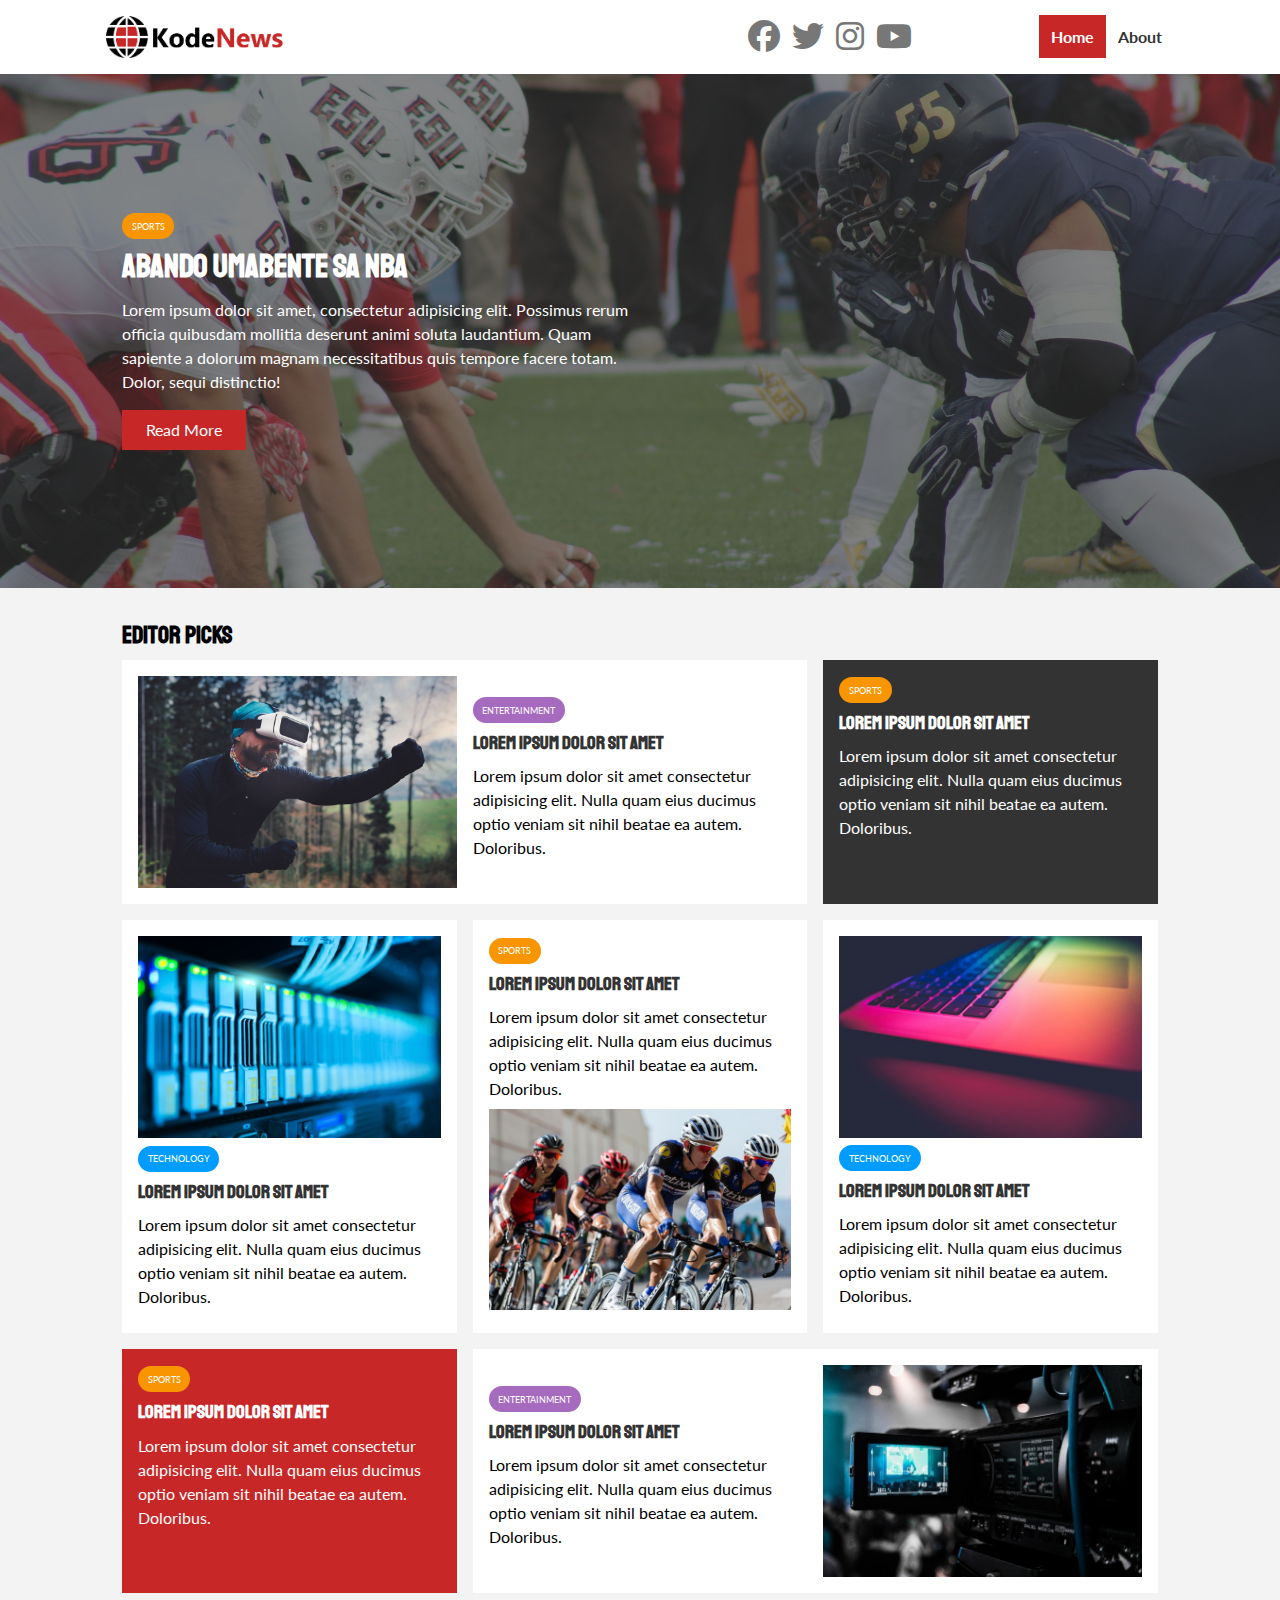
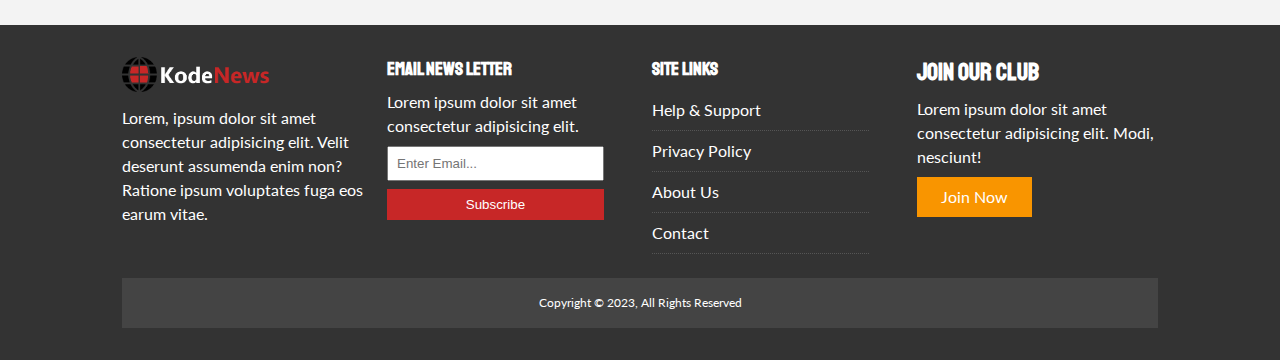
<file: index.html>
<!DOCTYPE html>
<html lang="en">
  <head>
    <meta charset="UTF-8" />
    <meta name="viewport" content="width=device-width, initial-scale=1.0" />
    <link
      rel="stylesheet"
      href="https://cdnjs.cloudflare.com/ajax/libs/font-awesome/6.4.2/css/all.min.css"
    />
    <link rel="preconnect" href="https://fonts.googleapis.com" />
    <link rel="preconnect" href="https://fonts.gstatic.com" crossorigin />
    <link
      href="https://fonts.googleapis.com/css?family=Lato|Staatliches"
      rel="stylesheet"
    />
    <link rel="stylesheet" href="./css/style.css" />
    <link
      rel="stylesheet"
      media="screen and (max-width: 768px)"
      href="./css/mobile.css"
    />
    <link rel="shortcut icon" href="favicon.ico" type="image/x-icon" />
    <title>NewsGrid | Latest News</title>
  </head>
  <body>
    <!-- Navigation -->
    <nav id="main-nav">
      <div class="container">
        <img src="./img/logo.png" alt="KodeNews Logo" class="logo" />
        <div class="social">
          <a href="http://facebook.com" target="_blank"
            ><i class="fab fa-facebook fa-2x"></i
          ></a>
          <a href="http://twitter.com" target="_blank"
            ><i class="fab fa-twitter fa-2x"></i
          ></a>
          <a href="http://instagram.com" target="_blank"
            ><i class="fab fa-instagram fa-2x"></i
          ></a>
          <a href="http://youtube.com" target="_blank"
            ><i class="fab fa-youtube fa-2x"></i
          ></a>
        </div>
        <ul>
          <li><a href="./index.html" class="current">Home</a></li>
          <li><a href="./about.html">About</a></li>
        </ul>
      </div>
    </nav>

    <!-- Showcase -->
    <header id="showcase">
      <div class="container">
        <div class="showcase-container">
          <div class="showcase-content">
            <div class="category category-sports">Sports</div>
            <h1>Abando umabente sa NBA</h1>
            <p>
              Lorem ipsum dolor sit amet, consectetur adipisicing elit. Possimus
              rerum officia quibusdam mollitia deserunt animi soluta laudantium.
              Quam sapiente a dolorum magnam necessitatibus quis tempore facere
              totam. Dolor, sequi distinctio!
            </p>
            <a href="./article.html" class="btn btn-primary">Read More</a>
          </div>
        </div>
      </div>
    </header>

    <!-- Home Articles -->
    <section id="home-articles" class="py-2">
      <div class="container">
        <h2>Editor Picks</h2>
        <div class="articles-container">
          <!-- Article1 -->
          <article class="card">
            <!-- grid container -->
            <img src="./img/articles/ent1.jpg" alt="Ent1" />
            <div>
              <div class="category category-ent">Entertainment</div>
              <h3><a href="article.html">Lorem ipsum dolor sit amet</a></h3>
              <p>
                Lorem ipsum dolor sit amet consectetur adipisicing elit. Nulla
                quam eius ducimus optio veniam sit nihil beatae ea autem.
                Doloribus.
              </p>
            </div>
          </article>

          <!-- Article2 -->
          <article class="card bg-dark">
            <div class="category category-sports">Sports</div>
            <h3><a href="article.html">Lorem ipsum dolor sit amet</a></h3>
            <p>
              Lorem ipsum dolor sit amet consectetur adipisicing elit. Nulla
              quam eius ducimus optio veniam sit nihil beatae ea autem.
              Doloribus.
            </p>
          </article>

          <!-- Article3 -->
          <article class="card">
            <img src="./img/articles/tech1.jpg" alt="Tech1" />
            <div class="category category-tech">Technology</div>
            <h3><a href="article.html">Lorem ipsum dolor sit amet</a></h3>
            <p>
              Lorem ipsum dolor sit amet consectetur adipisicing elit. Nulla
              quam eius ducimus optio veniam sit nihil beatae ea autem.
              Doloribus.
            </p>
          </article>

          <!-- Article4 -->
          <article class="card">
            <div class="category category-sports">Sports</div>
            <h3><a href="article.html">Lorem ipsum dolor sit amet</a></h3>
            <p>
              Lorem ipsum dolor sit amet consectetur adipisicing elit. Nulla
              quam eius ducimus optio veniam sit nihil beatae ea autem.
              Doloribus.
            </p>
            <img src="./img/articles/sports1.jpg" alt="Sports1" />
          </article>

          <!-- Article5 -->
          <article class="card">
            <img src="./img/articles/tech2.jpg" alt="Tech2" />
            <div class="category category-tech">Technology</div>
            <h3><a href="article.html">Lorem ipsum dolor sit amet</a></h3>
            <p>
              Lorem ipsum dolor sit amet consectetur adipisicing elit. Nulla
              quam eius ducimus optio veniam sit nihil beatae ea autem.
              Doloribus.
            </p>
          </article>

          <!-- Article6 -->
          <article class="card bg-primary">
            <div class="category category-sports">Sports</div>
            <h3><a href="article.html">Lorem ipsum dolor sit amet</a></h3>
            <p>
              Lorem ipsum dolor sit amet consectetur adipisicing elit. Nulla
              quam eius ducimus optio veniam sit nihil beatae ea autem.
              Doloribus.
            </p>
          </article>

          <!-- Article7 -->
          <article class="card">
            <!-- grid container -->
            <div>
              <div class="category category-ent">Entertainment</div>
              <h3><a href="article.html">Lorem ipsum dolor sit amet</a></h3>
              <p>
                Lorem ipsum dolor sit amet consectetur adipisicing elit. Nulla
                quam eius ducimus optio veniam sit nihil beatae ea autem.
                Doloribus.
              </p>
            </div>
            <img src="./img/articles/ent2.jpg" alt="Ent2" />
          </article>
        </div>
      </div>
    </section>

    <!-- Footer -->
    <footer id="main-footer" class="py-2">
      <div class="container footer-container">
        <!-- 1st column -->
        <div>
          <img src="./img/logo_light.png" alt="News Grid" />
          <p>
            Lorem, ipsum dolor sit amet consectetur adipisicing elit. Velit
            deserunt assumenda enim non? Ratione ipsum voluptates fuga eos earum
            vitae.
          </p>
        </div>

        <!-- 2nd column -->
        <div>
          <h3>Email News Letter</h3>
          <p>Lorem ipsum dolor sit amet consectetur adipisicing elit.</p>
          <form action="process.php">
            <input
              type="email"
              name="email"
              id="email"
              placeholder="Enter Email..."
            />
            <input type="submit" value="Subscribe" class="btn btn-primary" />
          </form>
        </div>

        <!-- 3rd column -->
        <div>
          <h3>Site Links</h3>
          <ul class="list">
            <li><a href="#">Help & Support</a></li>
            <li><a href="#">Privacy Policy</a></li>
            <li><a href="#">About Us</a></li>
            <li><a href="#">Contact</a></li>
          </ul>
        </div>

        <!-- 4th column -->
        <div>
          <h2>Join Our Club</h2>
          <p>
            Lorem ipsum dolor sit amet consectetur adipisicing elit. Modi,
            nesciunt!
          </p>
          <a href="#" class="btn btn-secondary">Join Now</a>
        </div>

        <!-- Copyright -->
        <div>
          <p>Copyright &copy; 2023, All Rights Reserved</p>
        </div>
      </div>
    </footer>
  </body>
</html>
</file>
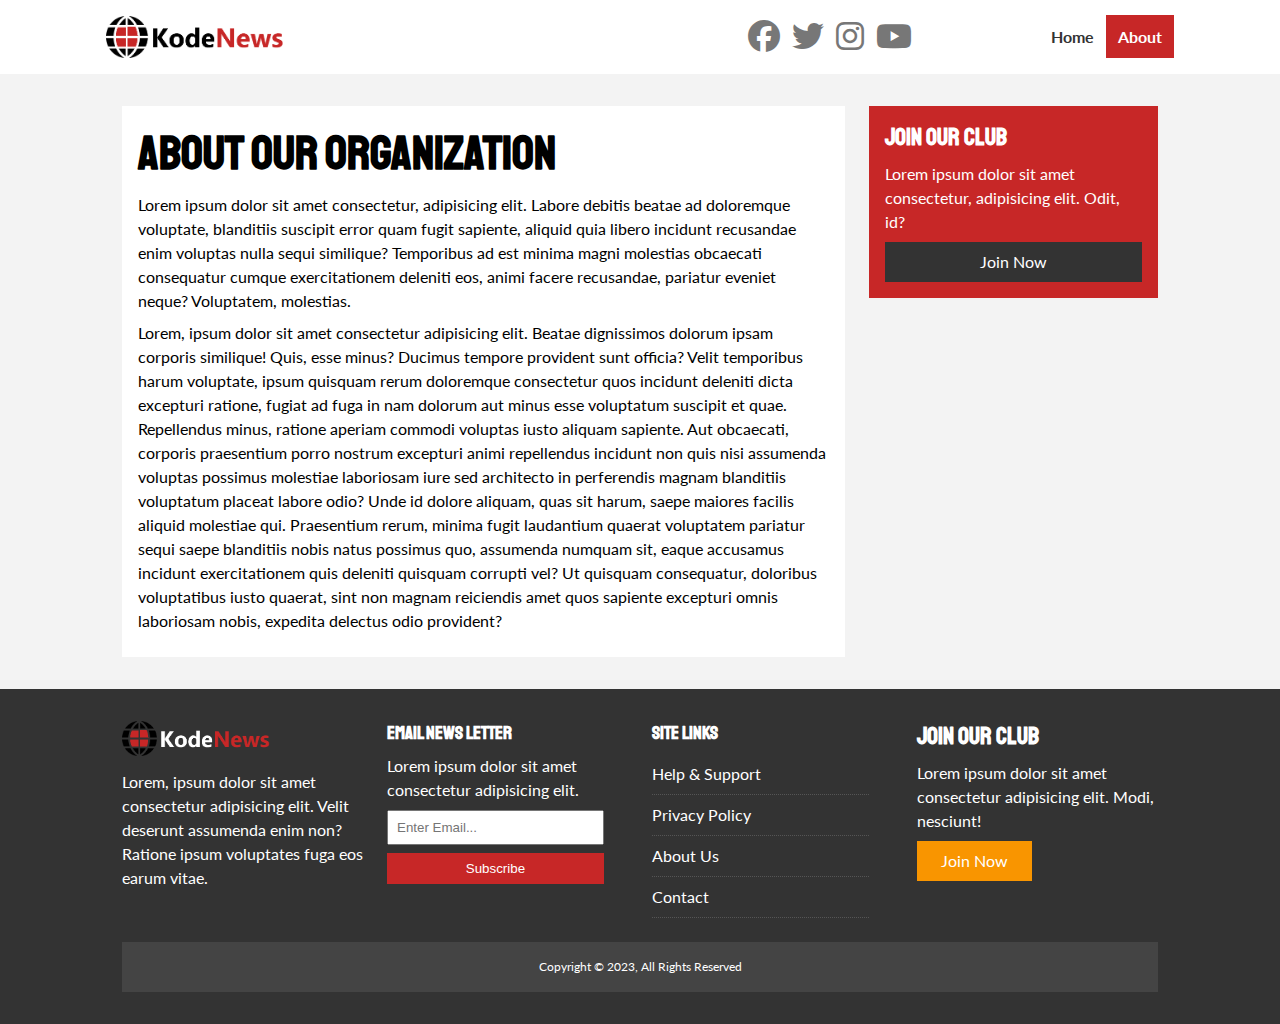
<file: about.html>
<!DOCTYPE html>
<html lang="en">
  <head>
    <meta charset="UTF-8" />
    <meta name="viewport" content="width=device-width, initial-scale=1.0" />
    <link
      rel="stylesheet"
      href="https://cdnjs.cloudflare.com/ajax/libs/font-awesome/6.4.2/css/all.min.css"
    />
    <link rel="preconnect" href="https://fonts.googleapis.com" />
    <link rel="preconnect" href="https://fonts.gstatic.com" crossorigin />
    <link
      href="https://fonts.googleapis.com/css?family=Lato|Staatliches"
      rel="stylesheet"
    />
    <link rel="stylesheet" href="./css/style.css" />
    <link
      rel="stylesheet"
      media="screen and (max-width: 768px)"
      href="./css/mobile.css"
    />
    <link rel="shortcut icon" href="favicon.ico" type="image/x-icon" />
    <title>NewsGrid | Latest News</title>
  </head>
  <body>
    <!-- Navigation -->
    <nav id="main-nav">
      <div class="container">
        <img src="./img/logo.png" alt="KodeNews Logo" class="logo" />
        <div class="social">
          <a href="http://facebook.com" target="_blank"
            ><i class="fab fa-facebook fa-2x"></i
          ></a>
          <a href="http://twitter.com" target="_blank"
            ><i class="fab fa-twitter fa-2x"></i
          ></a>
          <a href="http://instagram.com" target="_blank"
            ><i class="fab fa-instagram fa-2x"></i
          ></a>
          <a href="http://youtube.com" target="_blank"
            ><i class="fab fa-youtube fa-2x"></i
          ></a>
        </div>
        <ul>
          <li><a href="./index.html">Home</a></li>
          <li><a href="./about.html" class="current">About</a></li>
        </ul>
      </div>
    </nav>

    <!-- About -->
    <section id="about">
      <div class="container">
        <div class="page-container">
          <article class="card">
            <h1 class="l-heading">About Our Organization</h1>
            <p>
              Lorem ipsum dolor sit amet consectetur, adipisicing elit. Labore
              debitis beatae ad doloremque voluptate, blanditiis suscipit error
              quam fugit sapiente, aliquid quia libero incidunt recusandae enim
              voluptas nulla sequi similique? Temporibus ad est minima magni
              molestias obcaecati consequatur cumque exercitationem deleniti
              eos, animi facere recusandae, pariatur eveniet neque? Voluptatem,
              molestias.
            </p>
            <p>
              Lorem, ipsum dolor sit amet consectetur adipisicing elit. Beatae
              dignissimos dolorum ipsam corporis similique! Quis, esse minus?
              Ducimus tempore provident sunt officia? Velit temporibus harum
              voluptate, ipsum quisquam rerum doloremque consectetur quos
              incidunt deleniti dicta excepturi ratione, fugiat ad fuga in nam
              dolorum aut minus esse voluptatum suscipit et quae. Repellendus
              minus, ratione aperiam commodi voluptas iusto aliquam sapiente.
              Aut obcaecati, corporis praesentium porro nostrum excepturi animi
              repellendus incidunt non quis nisi assumenda voluptas possimus
              molestiae laboriosam iure sed architecto in perferendis magnam
              blanditiis voluptatum placeat labore odio? Unde id dolore aliquam,
              quas sit harum, saepe maiores facilis aliquid molestiae qui.
              Praesentium rerum, minima fugit laudantium quaerat voluptatem
              pariatur sequi saepe blanditiis nobis natus possimus quo,
              assumenda numquam sit, eaque accusamus incidunt exercitationem
              quis deleniti quisquam corrupti vel? Ut quisquam consequatur,
              doloribus voluptatibus iusto quaerat, sint non magnam reiciendis
              amet quos sapiente excepturi omnis laboriosam nobis, expedita
              delectus odio provident?
            </p>
          </article>
          <aside class="card bg-primary">
            <h2>Join Our Club</h2>
            <p>
              Lorem ipsum dolor sit amet consectetur, adipisicing elit. Odit,
              id?
            </p>
            <a href="#" class="btn btn-dark btn-block">Join Now</a>
          </aside>
        </div>
      </div>
    </section>

    <!-- Footer -->
    <footer id="main-footer" class="py-2">
      <div class="container footer-container">
        <!-- 1st column -->
        <div>
          <img src="./img/logo_light.png" alt="News Grid" />
          <p>
            Lorem, ipsum dolor sit amet consectetur adipisicing elit. Velit
            deserunt assumenda enim non? Ratione ipsum voluptates fuga eos earum
            vitae.
          </p>
        </div>

        <!-- 2nd column -->
        <div>
          <h3>Email News Letter</h3>
          <p>Lorem ipsum dolor sit amet consectetur adipisicing elit.</p>
          <form action="process.php">
            <input
              type="email"
              name="email"
              id="email"
              placeholder="Enter Email..."
            />
            <input type="submit" value="Subscribe" class="btn btn-primary" />
          </form>
        </div>

        <!-- 3rd column -->
        <div>
          <h3>Site Links</h3>
          <ul class="list">
            <li><a href="#">Help & Support</a></li>
            <li><a href="#">Privacy Policy</a></li>
            <li><a href="#">About Us</a></li>
            <li><a href="#">Contact</a></li>
          </ul>
        </div>

        <!-- 4th column -->
        <div>
          <h2>Join Our Club</h2>
          <p>
            Lorem ipsum dolor sit amet consectetur adipisicing elit. Modi,
            nesciunt!
          </p>
          <a href="#" class="btn btn-secondary">Join Now</a>
        </div>

        <!-- Copyright -->
        <div>
          <p>Copyright &copy; 2023, All Rights Reserved</p>
        </div>
      </div>
    </footer>
  </body>
</html>
</file>
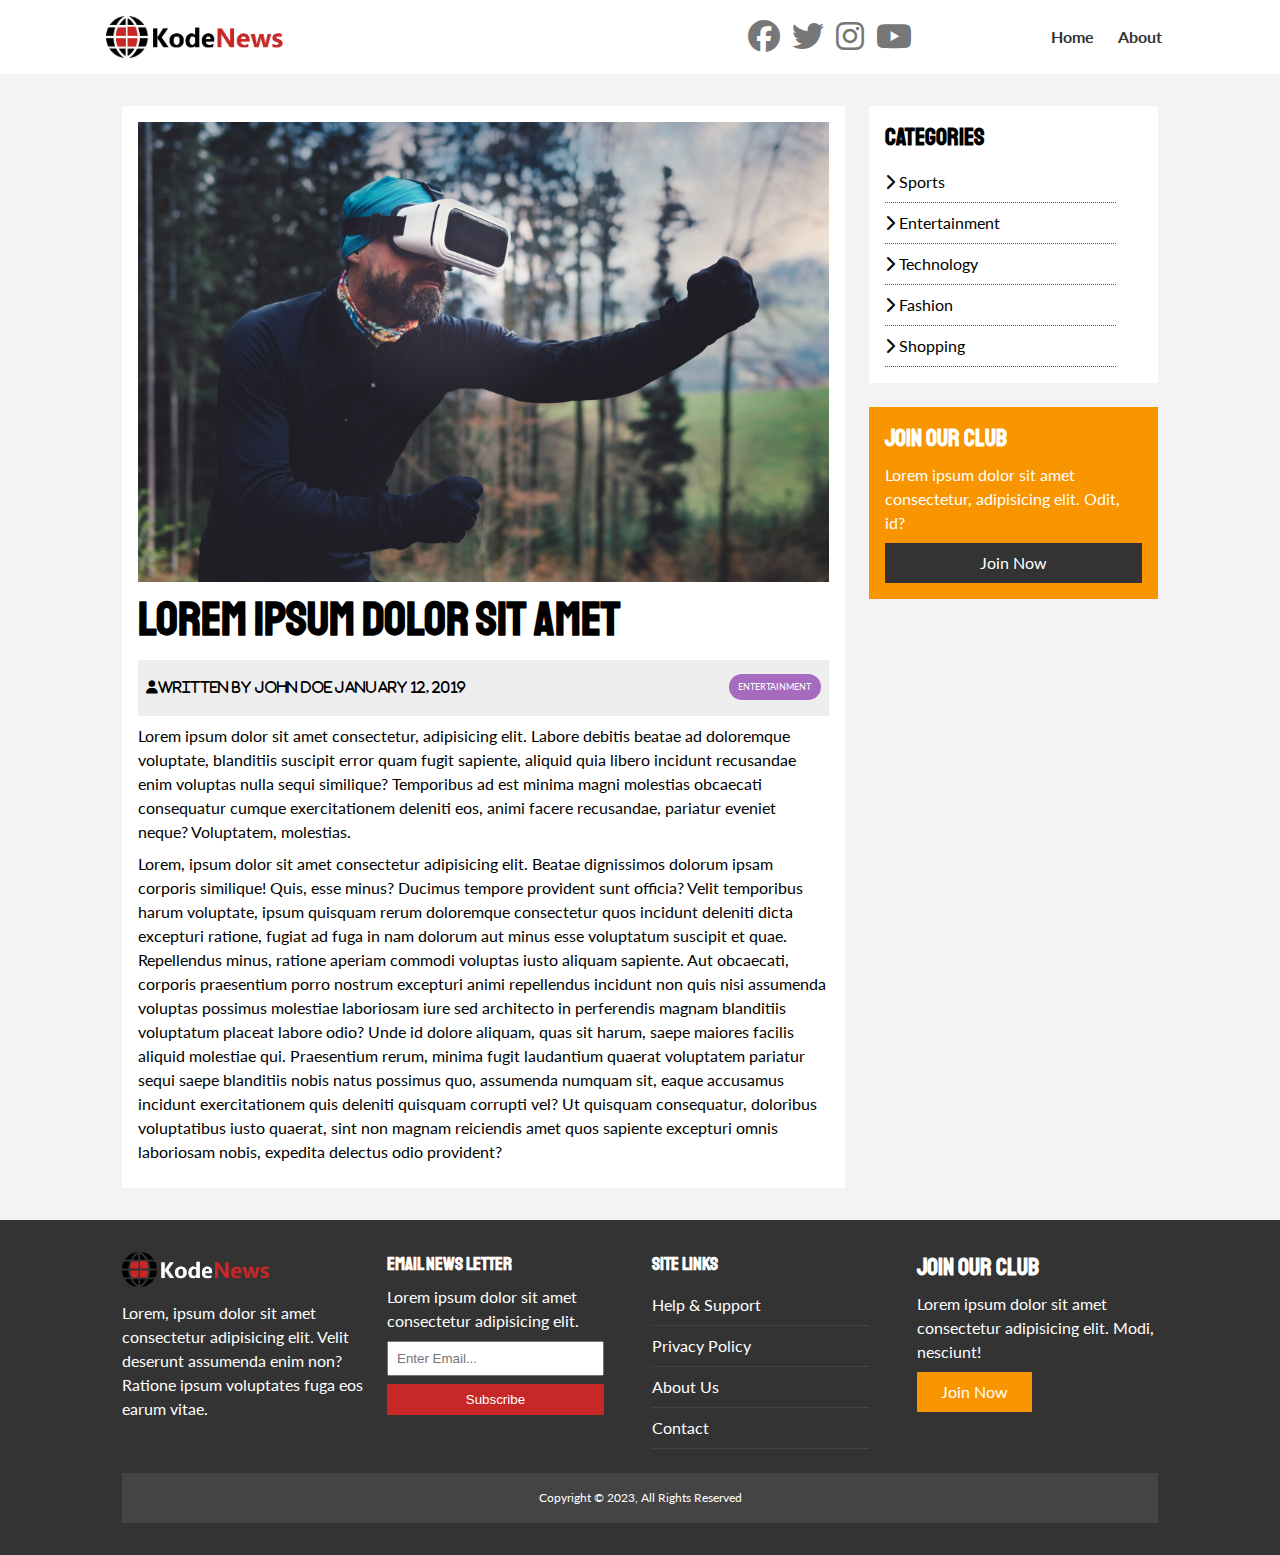
<file: article.html>
<!DOCTYPE html>
<html lang="en">
  <head>
    <meta charset="UTF-8" />
    <meta name="viewport" content="width=device-width, initial-scale=1.0" />
    <link
      rel="stylesheet"
      href="https://cdnjs.cloudflare.com/ajax/libs/font-awesome/6.4.2/css/all.min.css"
    />
    <link rel="preconnect" href="https://fonts.googleapis.com" />
    <link rel="preconnect" href="https://fonts.gstatic.com" crossorigin />
    <link
      href="https://fonts.googleapis.com/css?family=Lato|Staatliches"
      rel="stylesheet"
    />
    <link rel="stylesheet" href="./css/style.css" />
    <link
      rel="stylesheet"
      media="screen and (max-width: 768px)"
      href="./css/mobile.css"
    />
    <link rel="shortcut icon" href="favicon.ico" type="image/x-icon" />
    <title>NewsGrid | Latest News</title>
  </head>
  <body>
    <!-- Navigation -->
    <nav id="main-nav">
      <div class="container">
        <img src="./img/logo.png" alt="KodeNews Logo" class="logo" />
        <div class="social">
          <a href="http://facebook.com" target="_blank"
            ><i class="fab fa-facebook fa-2x"></i
          ></a>
          <a href="http://twitter.com" target="_blank"
            ><i class="fab fa-twitter fa-2x"></i
          ></a>
          <a href="http://instagram.com" target="_blank"
            ><i class="fab fa-instagram fa-2x"></i
          ></a>
          <a href="http://youtube.com" target="_blank"
            ><i class="fab fa-youtube fa-2x"></i
          ></a>
        </div>
        <ul>
          <li><a href="./index.html">Home</a></li>
          <li><a href="./about.html">About</a></li>
        </ul>
      </div>
    </nav>

    <!-- About -->
    <section id="article">
      <div class="container">
        <div class="page-container">
          <article class="card">
            <img src="./img/articles/ent1.jpg" alt="KodeNews" />
            <h1 class="l-heading">Lorem ipsum dolor sit amet</h1>
            <div class="meta">
              <small>
                <i class="fas fa-user">Written By John Doe January 12, 2019</i>
              </small>
              <div class="category category-ent">Entertainment</div>
            </div>
            <p>
              Lorem ipsum dolor sit amet consectetur, adipisicing elit. Labore
              debitis beatae ad doloremque voluptate, blanditiis suscipit error
              quam fugit sapiente, aliquid quia libero incidunt recusandae enim
              voluptas nulla sequi similique? Temporibus ad est minima magni
              molestias obcaecati consequatur cumque exercitationem deleniti
              eos, animi facere recusandae, pariatur eveniet neque? Voluptatem,
              molestias.
            </p>
            <p>
              Lorem, ipsum dolor sit amet consectetur adipisicing elit. Beatae
              dignissimos dolorum ipsam corporis similique! Quis, esse minus?
              Ducimus tempore provident sunt officia? Velit temporibus harum
              voluptate, ipsum quisquam rerum doloremque consectetur quos
              incidunt deleniti dicta excepturi ratione, fugiat ad fuga in nam
              dolorum aut minus esse voluptatum suscipit et quae. Repellendus
              minus, ratione aperiam commodi voluptas iusto aliquam sapiente.
              Aut obcaecati, corporis praesentium porro nostrum excepturi animi
              repellendus incidunt non quis nisi assumenda voluptas possimus
              molestiae laboriosam iure sed architecto in perferendis magnam
              blanditiis voluptatum placeat labore odio? Unde id dolore aliquam,
              quas sit harum, saepe maiores facilis aliquid molestiae qui.
              Praesentium rerum, minima fugit laudantium quaerat voluptatem
              pariatur sequi saepe blanditiis nobis natus possimus quo,
              assumenda numquam sit, eaque accusamus incidunt exercitationem
              quis deleniti quisquam corrupti vel? Ut quisquam consequatur,
              doloribus voluptatibus iusto quaerat, sint non magnam reiciendis
              amet quos sapiente excepturi omnis laboriosam nobis, expedita
              delectus odio provident?
            </p>
          </article>

          <aside id="categories" class="card">
            <h2>Categories</h2>
            <ul class="list">
              <li><i class="fas fa-chevron-right"></i> Sports</li>
              <li><i class="fas fa-chevron-right"></i> Entertainment</li>
              <li><i class="fas fa-chevron-right"></i> Technology</li>
              <li><i class="fas fa-chevron-right"></i> Fashion</li>
              <li><i class="fas fa-chevron-right"></i> Shopping</li>
            </ul>
          </aside>

          <aside class="card bg-secondary">
            <h2>Join Our Club</h2>
            <p>
              Lorem ipsum dolor sit amet consectetur, adipisicing elit. Odit,
              id?
            </p>
            <a href="#" class="btn btn-dark btn-block">Join Now</a>
          </aside>
        </div>
      </div>
    </section>

    <!-- Footer -->
    <footer id="main-footer" class="py-2">
      <div class="container footer-container">
        <!-- 1st column -->
        <div>
          <img src="./img/logo_light.png" alt="News Grid" />
          <p>
            Lorem, ipsum dolor sit amet consectetur adipisicing elit. Velit
            deserunt assumenda enim non? Ratione ipsum voluptates fuga eos earum
            vitae.
          </p>
        </div>

        <!-- 2nd column -->
        <div>
          <h3>Email News Letter</h3>
          <p>Lorem ipsum dolor sit amet consectetur adipisicing elit.</p>
          <form action="process.php">
            <input
              type="email"
              name="email"
              id="email"
              placeholder="Enter Email..."
            />
            <input type="submit" value="Subscribe" class="btn btn-primary" />
          </form>
        </div>

        <!-- 3rd column -->
        <div>
          <h3>Site Links</h3>
          <ul class="list">
            <li><a href="#">Help & Support</a></li>
            <li><a href="#">Privacy Policy</a></li>
            <li><a href="#">About Us</a></li>
            <li><a href="#">Contact</a></li>
          </ul>
        </div>

        <!-- 4th column -->
        <div>
          <h2>Join Our Club</h2>
          <p>
            Lorem ipsum dolor sit amet consectetur adipisicing elit. Modi,
            nesciunt!
          </p>
          <a href="#" class="btn btn-secondary">Join Now</a>
        </div>

        <!-- Copyright -->
        <div>
          <p>Copyright &copy; 2023, All Rights Reserved</p>
        </div>
      </div>
    </footer>
  </body>
</html>
</file>
<file: css/style.css>
:root {
    --primary-color: #c72727;
    --secondary-color: #f99500;
    --light-color: #f3f3f3;
    --dark-color: #333;
    --max-width: 1100px;
  }
  
  .category {
    --sports-color: #f99500;
    --ent-color: #a66bbe;
    --tech-color: #009cff;
  }
  
  * {
    margin: 0;
    padding: 0;
    box-sizing: border-box;
  }
  
  body {
    font-family: "Lato", sans-serif;
    line-height: 1.5;
    background: var(--light-color);
  }
  
  a {
    color: #333;
    text-decoration: none;
  }
  
  ul {
    list-style: none;
  }
  
  p {
    margin: 0.5rem 0;
  }
  
  img {
    width: 100%;
  }
  
  h1,
  h2,
  h3,
  h4,
  h5,
  h6 {
    font-family: "Staatliches", cursive;
    margin-bottom: 0.55rem;
    line-height: 1.3;
  }
  
  /* Utility Classes */
  .container {
    max-width: var(--max-width);
    margin: auto;
    padding: 0 2rem;
    overflow: hidden;
  }
  
  .category-sports {
    background: var(--sports-color);
  }
  .category-ent {
    background: var(--ent-color);
  }
  .category-tech {
    background: var(--tech-color);
  }
  
  .btn-light {
    background: var(--light-color);
  }
  .btn-dark {
    background: var(--dark-color);
  }
  
  .btn.btn-dark {
    background: var(--dark-color);
  }
  .btn-primary {
    background: var(--primary-color);
  }
  .btn-secondary {
    background: var(--secondary-color);
  }
  
  .btn-block {
    display: block;
    width: 100%;
    text-align: center;
  }
  
  .card {
    background: #fff;
    padding: 1rem;
  }
  
  .bg-dark {
    background: var(--dark-color);
    color: #fff;
  }
  
  .bg-primary {
    background: var(--primary-color);
    color: #fff;
  }
  .bg-secondary {
    background: var(--secondary-color);
    color: #fff;
  }
  
  .py-1 {
    padding: 1.5rem 0;
  }
  .py-2 {
    padding: 2rem 0;
  }
  .py-3 {
    padding: 3rem 0;
  }
  .p-1 {
    padding: 1.5rem 0;
  }
  .p-2 {
    padding: 2rem 0;
  }
  .p-3 {
    padding: 3rem 0;
  }
  
  .bg-dark h1,
  .bg-dark h2,
  .bg-dark h3,
  .bg-dark a,
  .bg-primary h1,
  .bg-primary h2,
  .bg-primary h3,
  .bg-primary a,
  .bg-secondary h1,
  .bg-secondary h2,
  .bg-secondary h3,
  .bg-secondary a {
    color: #fff;
  }
  
  .list li {
    padding: 0.5rem 0;
    border-bottom: #555 dotted 1px;
    width: 90%;
  }
  
  .list li a:hover {
    color: var(--primary-color) !important;
  }
  
  /* Navigation */
  #main-nav {
    background: #fff;
    position: sticky;
    top: 0;
    z-index: 2;
  }
  
  #main-nav .container {
    display: grid;
    grid-template-columns: 6fr 3fr 2fr;
    padding: 1rem;
    align-items: center;
  }
  
  #main-nav .logo {
    width: 180px;
  }
  
  #main-nav ul {
    justify-self: end;
    display: flex;
  }
  
  #main-nav ul li a {
    padding: 0.75rem;
    font-weight: bold;
  }
  
  #main-nav ul li a.current {
    background: var(--primary-color);
    color: #fff;
  }
  
  #main-nav ul li a:hover {
    background: var(--light-color);
    color: var(--dark-color);
  }
  
  #main-nav .social {
    justify-self: center;
  }
  
  #main-nav .social i {
    color: #777;
    margin-right: 0.5rem;
  }
  
  /* Showcase */
  #showcase {
    color: #fff;
    background: #333;
    padding: 2rem;
    position: relative;
  }
  #showcase::before {
    content: "";
    background: url("../img/featured.jpg") no-repeat center center/cover;
    position: absolute;
    top: 0;
    left: 0;
    width: 100%;
    height: 100%;
    opacity: 0.4;
  }
  
  #showcase .showcase-container {
    display: grid;
    grid-template-columns: repeat(2, 1fr);
    justify-content: center;
    align-items: center;
    height: 50vh;
  }
  
  #showcase .showcase-content {
    z-index: 1;
  }
  
  #showcase .showcase-content p {
    margin-bottom: 1rem;
  }
  
  .category {
    display: inline-block;
    color: #fff;
    font-size: 0.55rem;
    text-transform: uppercase;
    padding: 0.4rem 0.6rem;
    border-radius: 15px;
    margin-bottom: 0.5rem;
  }
  
  .btn {
    display: inline-block;
    border: none;
    background: var(--primary-color);
    color: #fff;
    padding: 0.5rem 1.5rem;
  }
  
  .btn.btn-secondary {
    background: var(--secondary-color);
  }
  
  .btn:hover {
    opacity: 0.9;
  }
  
  /* Home Articles */
  
  #home-articles .articles-container {
    display: grid;
    grid-template-columns: repeat(3, 1fr);
    grid-gap: 1rem;
  }
  
  #home-articles .articles-container > *:first-child,
  #home-articles .articles-container > *:last-child {
    display: grid;
    grid-template-columns: repeat(2, 1fr);
    grid-gap: 1rem;
    align-items: center;
    grid-column: 1 / span 2;
  }
  
  #home-articles .articles-container > *:last-child {
    grid-column: 2 / span 2;
  }
  
  /* Footer */
  #main-footer {
    background: var(--dark-color);
    color: #fff;
  }
  
  #main-footer img {
    width: 150px;
  }
  
  #main-footer a {
    color: #fff;
  }
  
  #main-footer .footer-container {
    display: grid;
    grid-template-columns: repeat(4, 1fr);
    grid-gap: 1.5rem;
  }
  
  #main-footer .footer-container input[type="email"],
  #main-footer .footer-container input[type="submit"] {
    width: 90%;
    padding: 0.5rem;
    margin-bottom: 0.5rem;
  }
  
  #main-footer .footer-container > *:last-child {
    background: #444;
    grid-column: 1 / span 4;
    padding: 0.5rem;
    font-size: 0.75rem;
    text-align: center;
  }
  
  /* Inner Page Grid Container */
  .page-container {
    display: grid;
    grid-template-columns: 5fr 2fr;
    margin: 2rem 0;
    grid-gap: 1.5rem;
  }
  
  .page-container > *:first-child {
    grid-row: 1 / span 3;
  }
  
  .l-heading {
    font-size: 3rem;
  }
  
  #article .meta {
    display: flex;
    justify-content: space-between;
    align-items: center;
    background: #eee;
    padding: 0.5rem;
  }
  
  #article .meta .category {
    margin-top: 0.4rem;
</file>
<file: css/mobile.css>
/* Navigation */
#main-nav .social {
    display: none;
  }
  
  #main-nav .container {
    grid-template-columns: 1fr;
    grid-gap: 1.2rem;
  }
  
  #main-nav ul,
  #main-nav .logo {
    justify-self: center;
  }
  
  #main-nav ul li a {
    padding: 0.5rem;
  }
  
  /* We will make it 2 columns */
  #home-articles .articles-container {
    grid-template-columns: repeat(2, 1fr);
  }
  
  #home-articles .articles-container > *:first-child,
  #home-articles .articles-container > *:last-child {
    grid-template-columns: 1fr;
    grid-column: 1;
  }
  
  @media (max-width: 600px) {
    #showcase .showcase-container,
    #home-articles .articles-container,
    #main-footer .footer-container {
      grid-template-columns: 1fr;
    }
  
    #main-footer .footer-container > *:last-child {
      grid-column: 1;
    }
  
    /* #main-footer .footer-container > * {
      border-bottom: #444 dotted 1px;
      padding-bottom: 1rem;
    }
  
    #main-footer .footer-container > *:nth-child(3) {
      border: none;
    } */
  
    #main-footer .footer-container > *:first-child,
    #main-footer .footer-container > *:nth-child(2) {
      border-bottom: #444 dotted 1px;
      padding-bottom: 1rem;
    }
  
    .page-container {
      grid-template-columns: 1fr;
      text-align: center;
    }
    .l-heading {
      font-size: 2rem;
    }
  }
</file>
